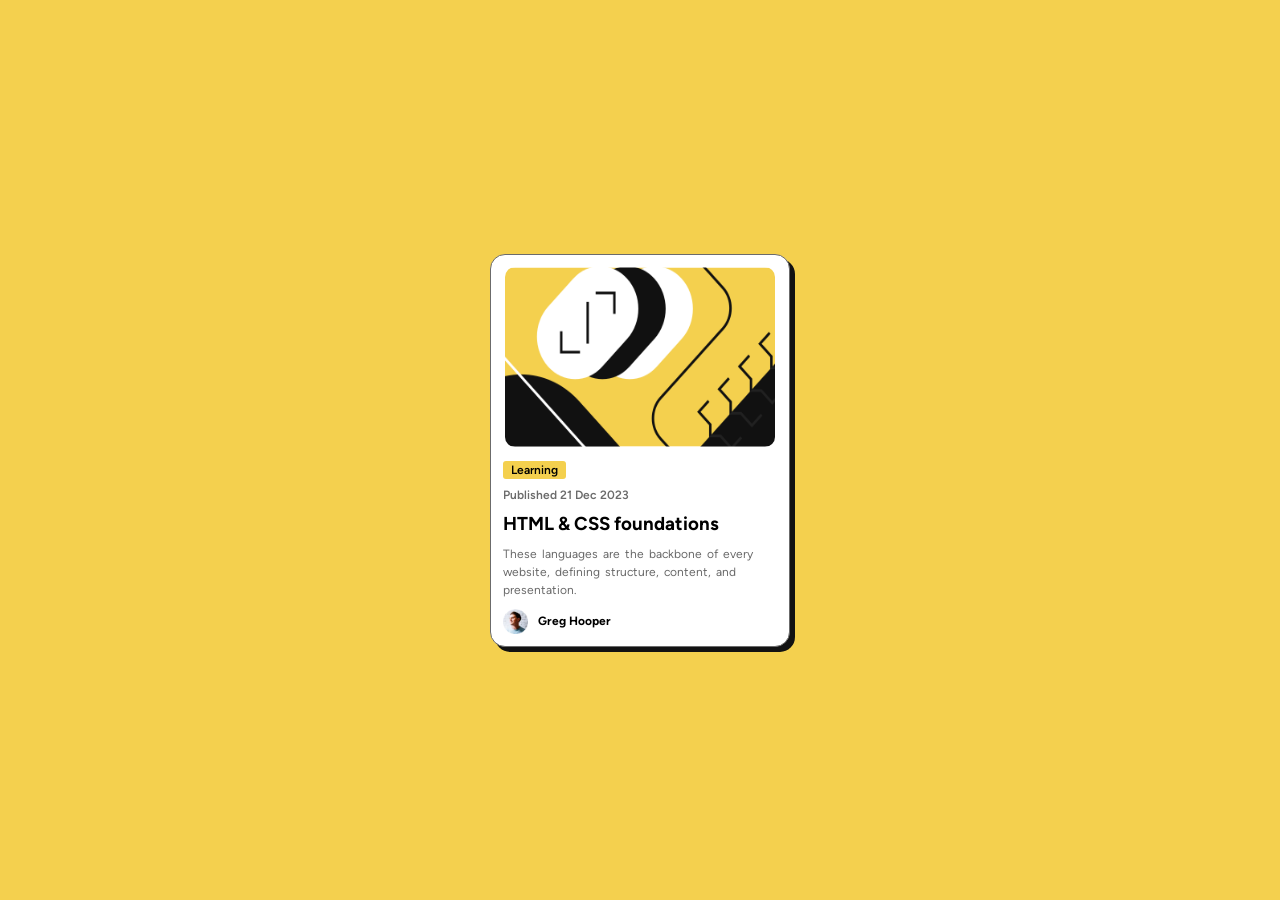
<file: blog/index.html>
<!DOCTYPE html>
<html lang="en">
<head>
  <meta charset="UTF-8">
  <meta name="viewport" content="width=device-width, initial-scale=1.0"> <!-- displays site properly based on user's device -->

  <link rel="icon" type="image/png" sizes="32x32" href="./assets/images/Rectangle 1 (1).png">
  
  <title>Frontend Mentor | Blog preview card</title>
  <link rel="stylesheet" href="style.css">
  
</head>
<body>
  <main>
    <section class="container">
      <div class="container1">
        <img src="./assets/images/illustration-article.png" alt="" class="con-img">
      </div>
      <div class="content">
        <p class="learn">Learning</p>
        <p class="publish">Published 21 Dec 2023</p>
        <h3>HTML & CSS foundations</h3>
        <p class="lan">These languages are the backbone of every website, defining structure, content, and presentation.</p>
        <div class="avator">
          <img src="./assets/images/image-avatar.webp" alt="">
          <h5>Greg Hooper</h5>
        </div>
        
      </div>
    </section>
  </main>
  <!-- -->

  <!--  -->

  <!-- HTML & CSS foundations -->

  <!--  -->

  <!--  -->
  
  <footer class="attribution">
    Challenge by <a href="https://www.frontendmentor.io?ref=challenge">Frontend Mentor</a>. 
    Coded by <a href="#">Shri Harini J</a>.
  </footer>
</body>
</html>
</file>
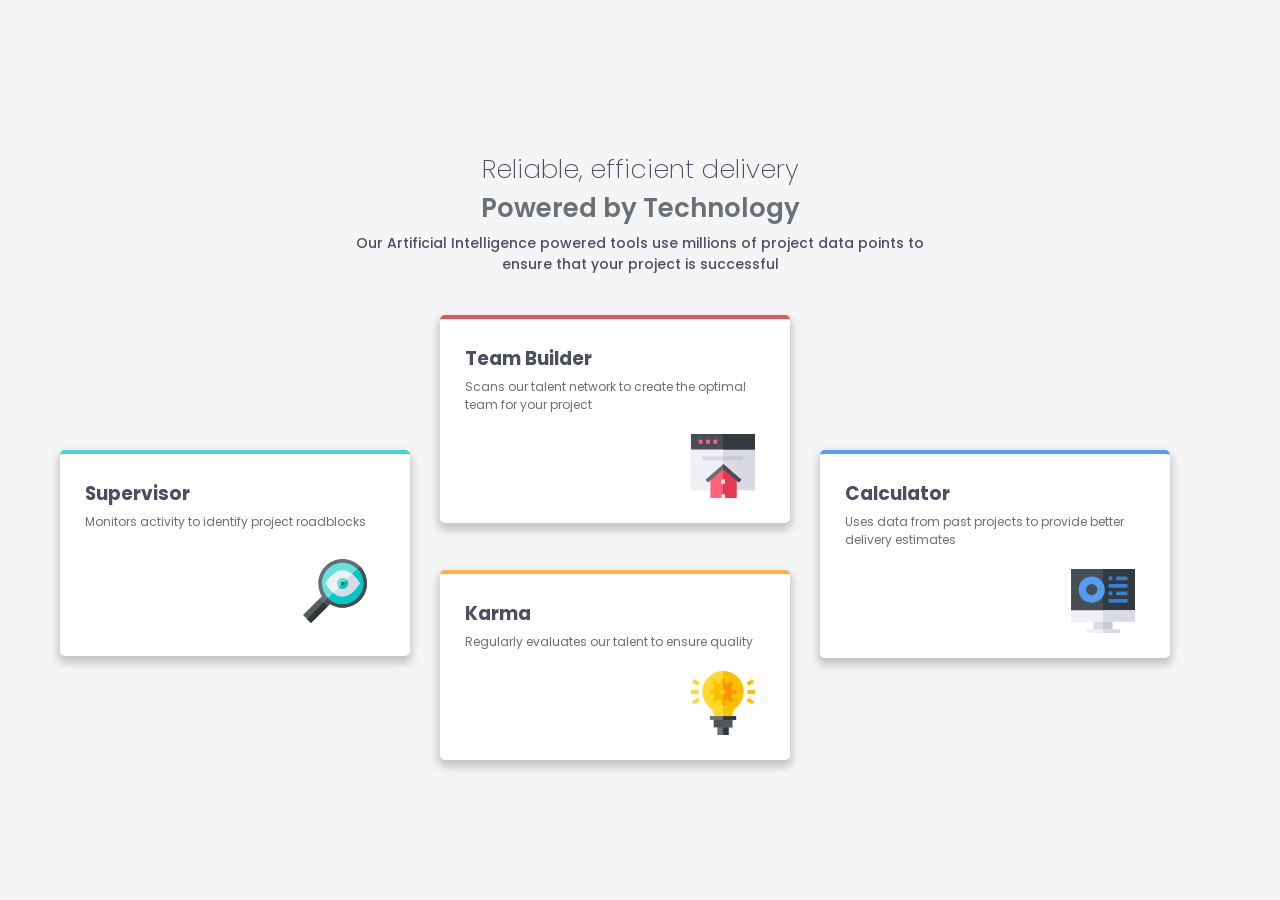
<file: four-card/index.html>
<!doctype html>
<html lang="en">
  <head>
    <meta charset="UTF-8" />
    <meta name="viewport" content="width=device-width, initial-scale=1.0" />
    <!-- displays site properly based on user's device -->
  
    <link
      rel="icon"
      type="image/png"
      sizes="32x32"
      href="./images/Rectangle 1 (1).png"
    />

    <title>Four card feature section</title>
    <link rel="preconnect" href="https://fonts.googleapis.com" />
    <link rel="preconnect" href="https://fonts.gstatic.com" crossorigin />
    <link
      href="https://fonts.googleapis.com/css2?family=Poppins:wght@100;200;300;400;500;600;700&display=swap"
      rel="stylesheet"
    />
    <link rel="stylesheet" href="style.css">
  </head>
  <body>
    <main>
      <div class="content">
          <p class="c1">Reliable, efficient delivery</p>
          <p class="c2">Powered by Technology</p>
          <p class="c3">Our Artificial Intelligence powered tools use millions of project data points 
  to ensure that your project is successful</p>
      </div>
      <div class="container">
        <div class="small-container sm1">
          <h3>Supervisor</h3>
          <p>Monitors activity to identify project roadblocks</p>
          <span class="svg svg1"><img src="./images/icon-supervisor.svg" alt=""></span>
        </div>
        <div class="small-container sm2">
          <h3>Team Builder</h3>
          <p>Scans our talent network to create the optimal team for your project</p>
          <span class="svg"><img src="./images/icon-team-builder.svg" alt=""></span>
        </div>
        <div class="small-container sm3">
          <h3>Karma</h3>
          <p>Regularly evaluates our talent to ensure quality</p>
          <span class="svg"><img src="./images/icon-karma.svg" alt=""></span>
        </div>
        <div class="small-container sm4">
          <h3>Calculator</h3>
          <p>Uses data from past projects to provide better delivery estimates</p>
          <span class="svg"><img src="./images/icon-calculator.svg" alt=""></span>
        </div>
      </div>
    </main>
    <!-- Reliable, efficient delivery
  Powered by Technology

  Our Artificial Intelligence powered tools use millions of project data points 
  to ensure that your project is successful

  Supervisor
  Monitors activity to identify project roadblocks

  Team Builder
  Scans our talent network to create the optimal team for your project

  Karma
  Regularly evaluates our talent to ensure quality

  Calculator
  Uses data from past projects to provide better delivery estimates -->
  </body>
</html>
</file>
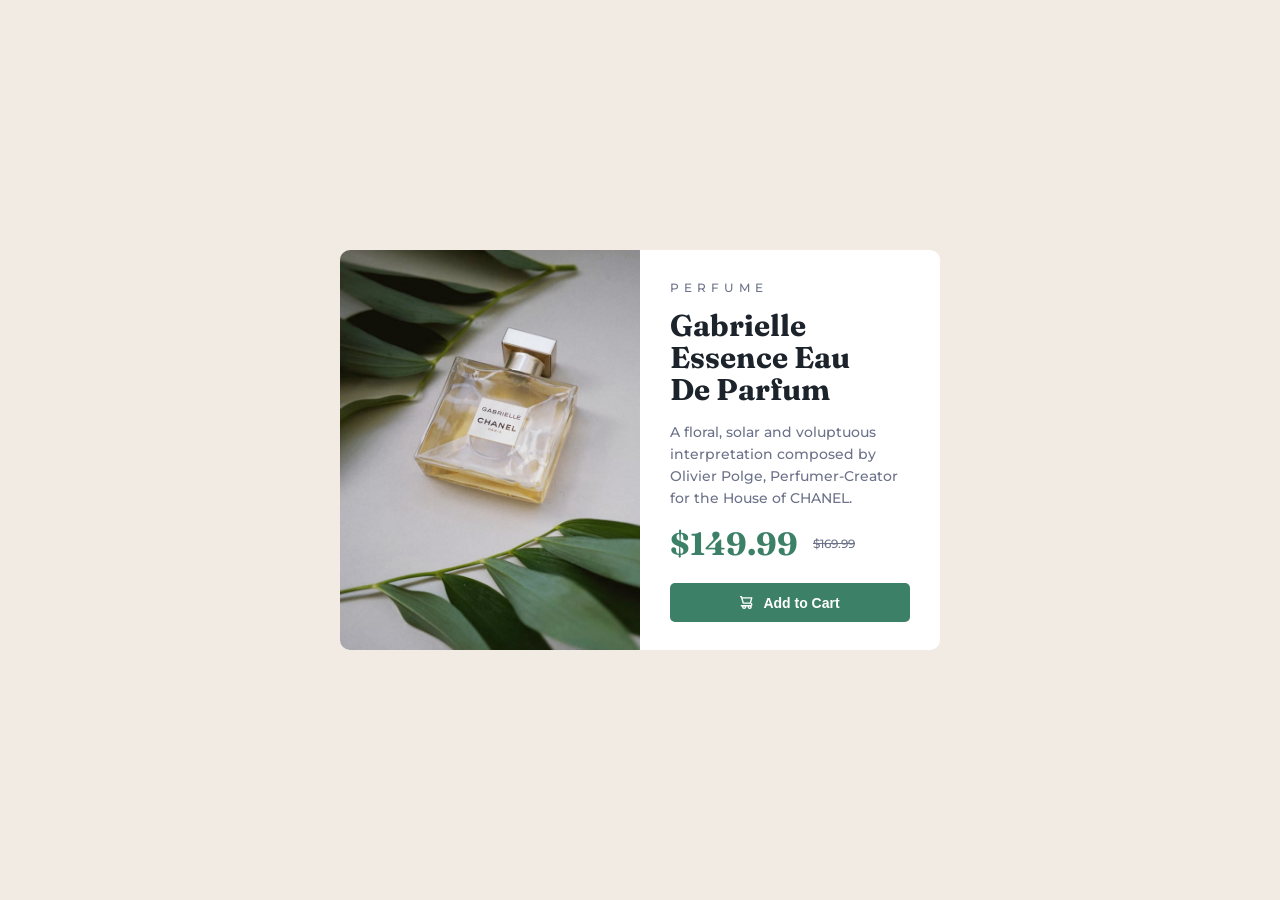
<file: product-preview-card/index.html>
<!doctype html>
<html lang="en">
  <head>
    <meta charset="UTF-8" />
    <meta name="viewport" content="width=device-width, initial-scale=1.0" />
    <!-- displays site properly based on user's device -->

    <link
      rel="icon"
      type="image/png"
      sizes="32x32"
      href="./images/Rectangle 1 (1).png"
    />
    <link rel="stylesheet" href="style.css">
    <title>Product preview card component</title>
    <link rel="preconnect" href="https://fonts.googleapis.com">
<link rel="preconnect" href="https://fonts.gstatic.com" crossorigin>

<link href="https://fonts.googleapis.com/css2?family=Fraunces:opsz,wght@9..144,400;9..144,700&family=Montserrat:wght@400;500;700&display=swap" rel="stylesheet">
  </head>
  <body>
    <div class="container">
      <div class="left-side">
        <img src="./images/image-product-desktop.jpg" alt="" class="perfume"/>
      </div>
      <div class="right-side">
        <p class="perfume-1">Perfume</p>
        <h2 class="perfume-2">Gabrielle Essence Eau De Parfum</h2>
        <p class="perfume-3">
          A floral, solar and voluptuous interpretation composed by Olivier
          Polge, Perfumer-Creator for the House of CHANEL.
        </p>
        <div class="price">
          <h1 class="price-1">$149.99</h1>
          <p class="price-2">$169.99</p>
          
        </div>
        <button class="btn">
          <div class="cart"><img src="./images/icon-cart.svg" alt=""></div>
          <p class="cart-text">Add to Cart</p>
        </button>
      </div>
    </div>
  </body>
</html>
</file>
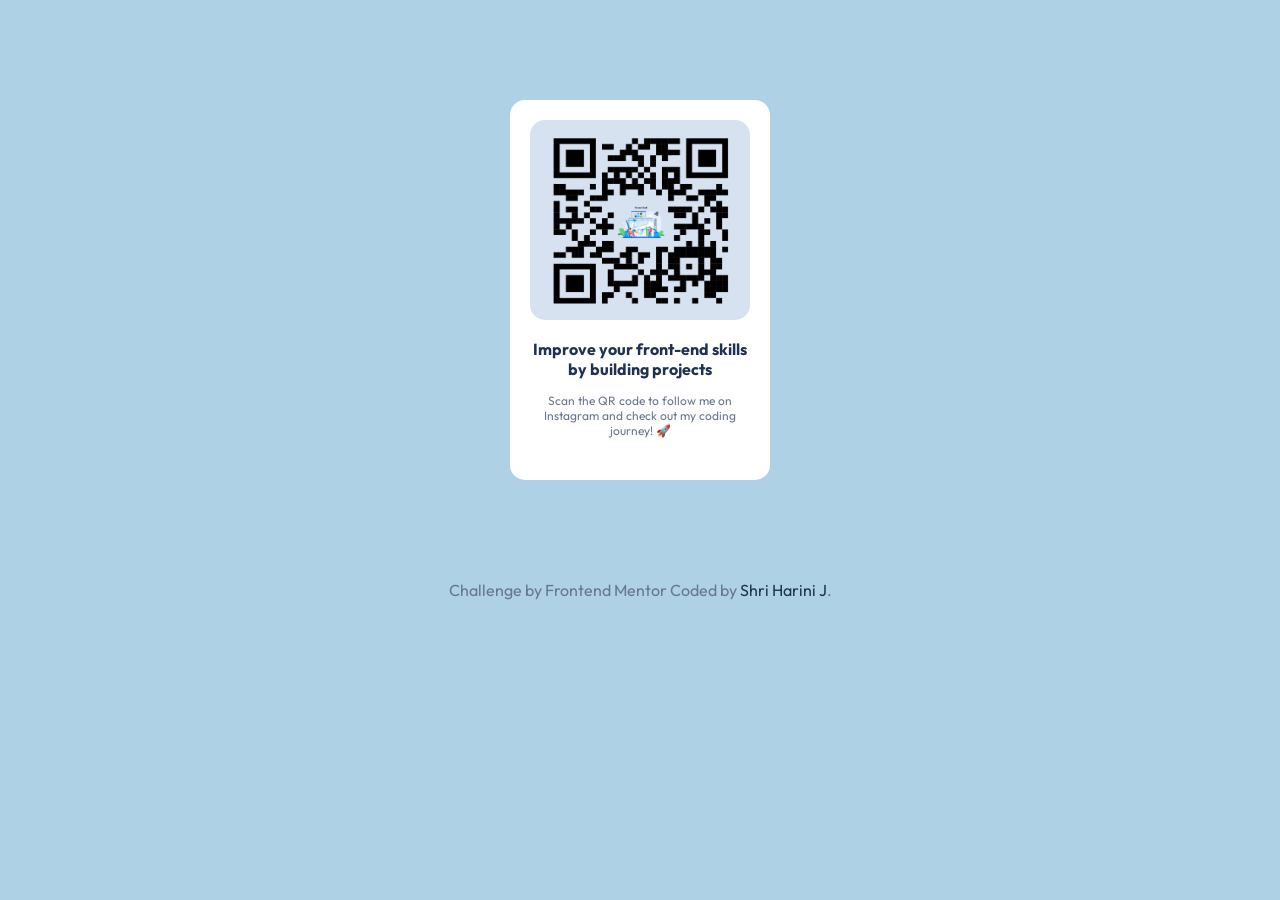
<file: qr-code/index.html>
<!DOCTYPE html>
<html lang="en">
<head>
  <meta charset="UTF-8">
  <meta name="viewport" content="width=device-width, initial-scale=1.0"> <!-- displays site properly based on user's device -->
  <link rel="icon" type="image/png" href="favicon.png">
  
  <title>QR code component</title>
  <link rel="stylesheet" href="style.css">
</head>
<body>
  <main>
    <section class="container">
      <div class="container1 con1">
        <img src="./images/qr-code-removebg-preview.png" alt="" class="qr-code">
      </div>
      <h4>Improve your front-end skills by building projects</h4>
      <p>Scan the QR code to follow me on Instagram and check out my coding journey! 🚀</p>
    </section>
  </main>
  
  
  <footer class="attribution">
    Challenge by <a href="https://www.frontendmentor.io?ref=challenge">Frontend Mentor</a>
    Coded by <a href="#"><span>Shri Harini J</span></a>.
  </footer>
</body>
</html>
</file>
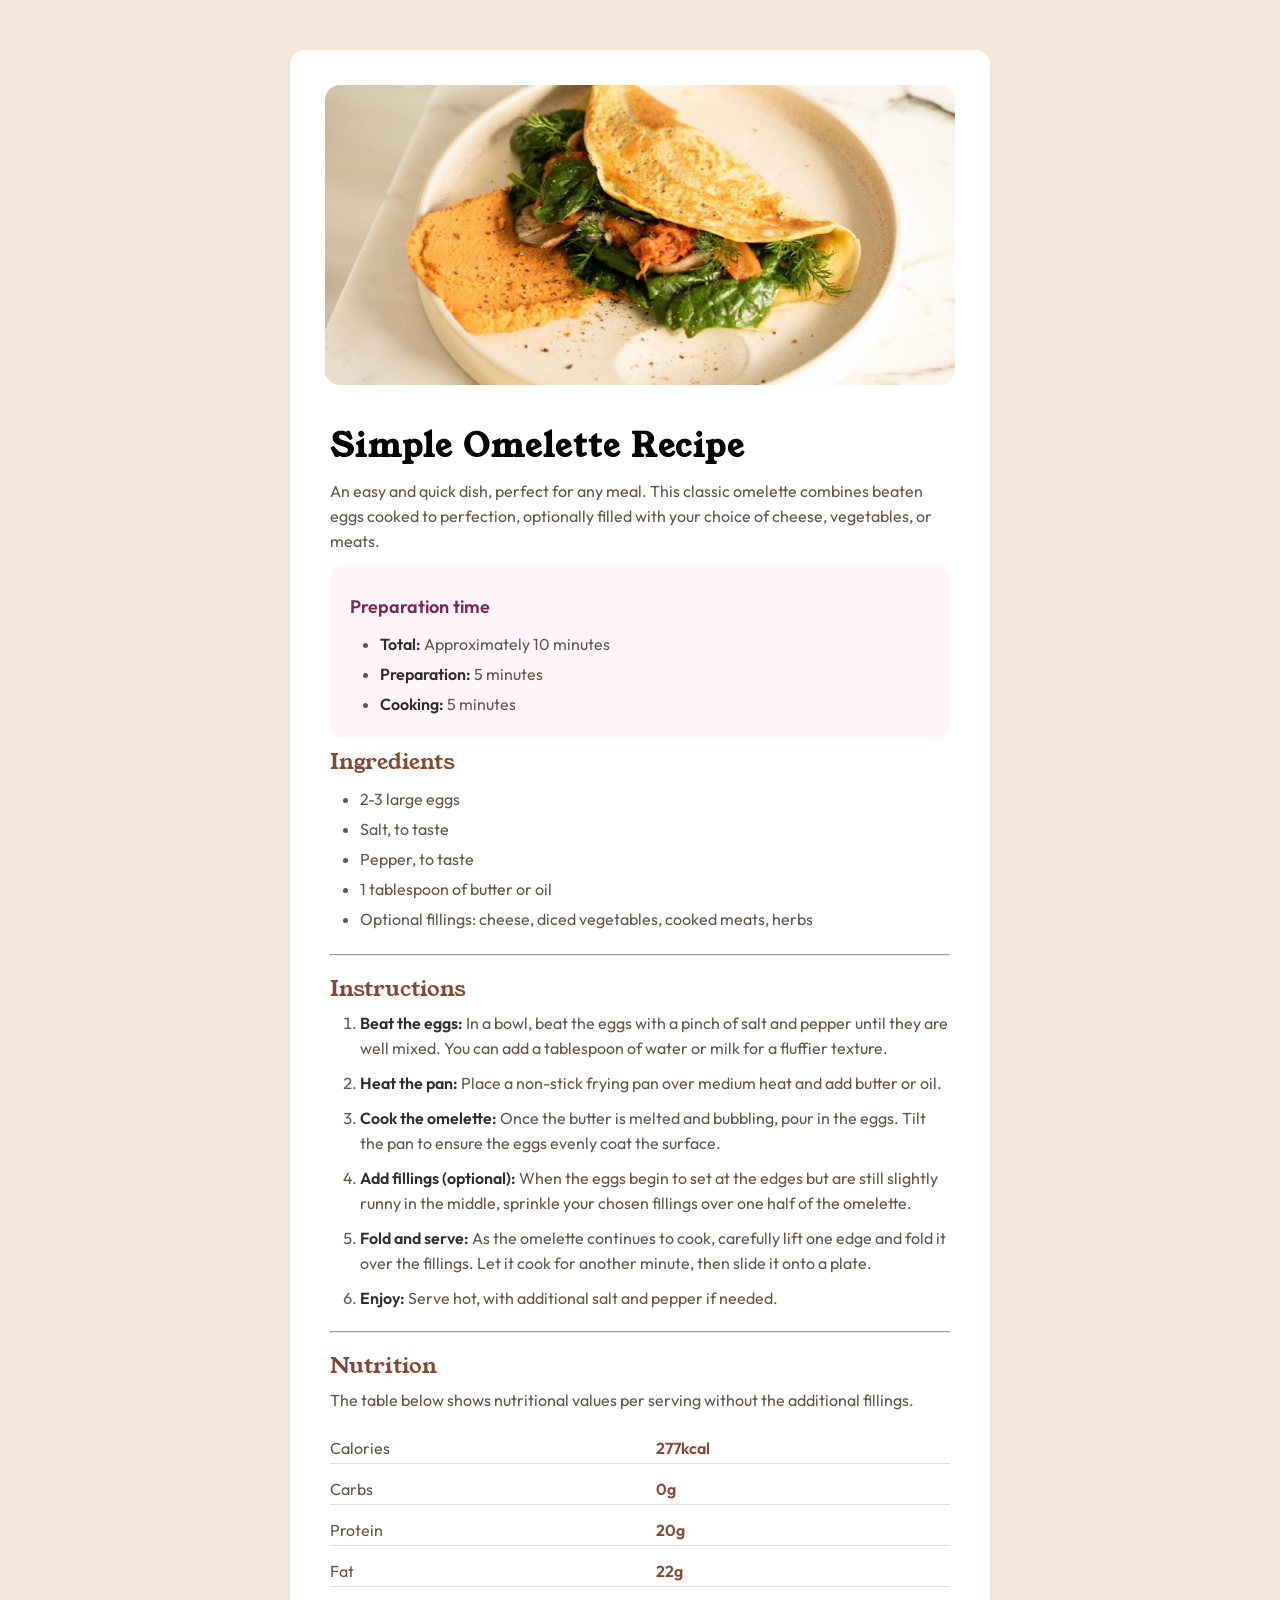
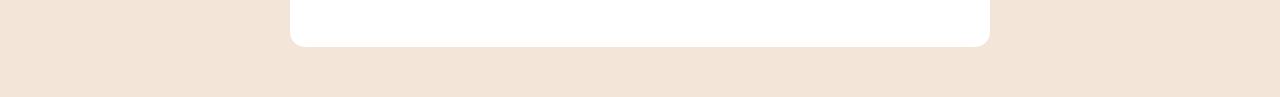
<file: recipe/index.html>
<!doctype html>
<html lang="en">
  <head>
    <meta charset="UTF-8" />
    <meta name="viewport" content="width=device-width, initial-scale=1.0" />
    <!-- displays site properly based on user's device -->

    <link
      rel="icon"
      type="image/png"
      sizes="32x32"
      href="./assets/images/Rectangle 1 (1).png"
    />
    <link rel="stylesheet" href="style.css" />
    <title>Recipe page</title>
    <link rel="preconnect" href="https://fonts.googleapis.com" />
    <link rel="preconnect" href="https://fonts.gstatic.com" crossorigin />
    <link
      href="https://fonts.googleapis.com/css2?family=Outfit:wght@100..900&family=Young+Serif&display=swap"
      rel="stylesheet"
    />
  </head>
  <body>
    <div class="container">
      <div class="recipe-img">
        <img src="./assets/images/image-omelette.jpeg" alt="" />
      </div>
      <div class="container1">
        <div class="recipe-content">
          <h1 class="head head3">Simple Omelette Recipe</h1>
          <p class="p1">
            An easy and quick dish, perfect for any meal. This classic omelette
            combines beaten eggs cooked to perfection, optionally filled with
            your choice of cheese, vegetables, or meats.
          </p>

          <div class="recipe-content-container1">
            <p class="head2">Preparation time</p>
            <ul>
              <li><span>Total: </span>Approximately 10 minutes</li>
              <li><span>Preparation: </span>5 minutes</li>
              <li><span>Cooking: </span>5 minutes</li>
            </ul>
          </div>
        </div>
        <p class="head head1">Ingredients</p>
        <ul>
          <li>2-3 large eggs</li>
          <li>Salt, to taste</li>
          <li>Pepper, to taste</li>
          <li>1 tablespoon of butter or oil</li>
          <li>
            Optional fillings: cheese, diced vegetables, cooked meats, herbs
          </li>
        </ul>
        <hr />
        <p class="head head1">Instructions</p>
        <ol>
          <li>
            <span>Beat the eggs:</span> In a bowl, beat the eggs with a pinch of salt and
            pepper until they are well mixed. You can add a tablespoon of water
            or milk for a fluffier texture.
          </li>
          <li>
            <span>Heat the pan:</span> Place a non-stick frying pan over medium heat and add
            butter or oil.
          </li>
          <li>
            <span>Cook the omelette:</span> Once the butter is melted and bubbling, pour in
            the eggs. Tilt the pan to ensure the eggs evenly coat the surface.
          </li>
          <li>
            <span>Add fillings (optional):</span> When the eggs begin to set at the edges but
            are still slightly runny in the middle, sprinkle your chosen
            fillings over one half of the omelette.
          </li>
          <li>
            <span>Fold and serve:</span> As the omelette continues to cook, carefully lift
            one edge and fold it over the fillings. Let it cook for another
            minute, then slide it onto a plate.
          </li>
          <li><span>Enjoy:</span> Serve hot, with additional salt and pepper if needed.</li>
        </ol>

        <hr />
        <p class="head head1">Nutrition</p>
        <p>
          The table below shows nutritional values per serving without the
          additional fillings.
        </p>
        <table>
          <tr>
            <td>Calories</td>
            <td class="t00">277kcal</td>
          </tr>
          <tr>
            <td>Carbs</td>
            <td class="t00">0g</td>
          </tr>
          <tr>
            <td>Protein</td>
            <td class="t00">20g</td>
          </tr>
          <tr>
            <td>Fat</td>
            <td class="t00">22g</td>
          </tr>
        </table>
      </div>
    </div>
  </body>
</html>
</file>
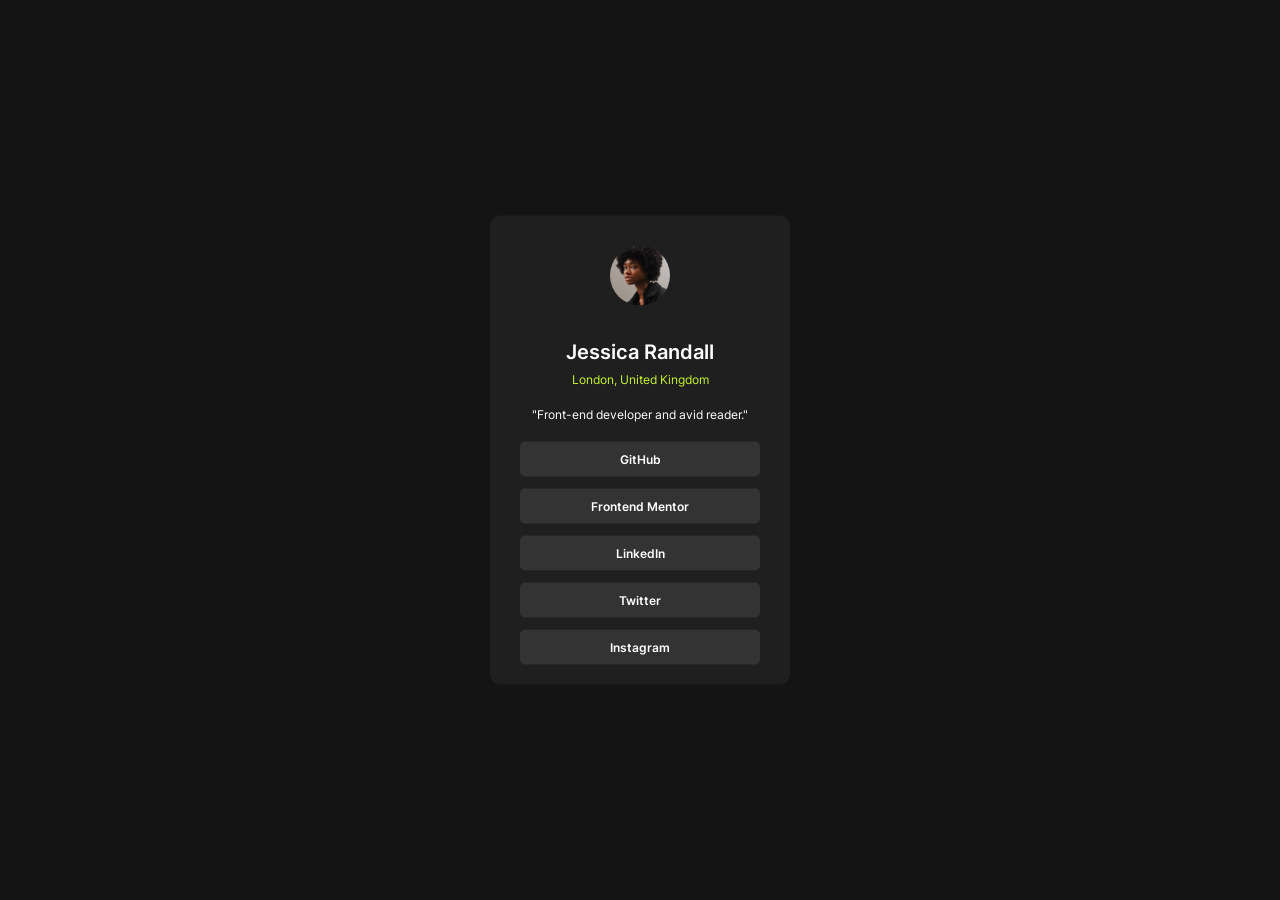
<file: social-media/index.html>
<!DOCTYPE html>
<html lang="en">
<head>
  <meta charset="UTF-8">
  <meta name="viewport" content="width=device-width, initial-scale=1.0"> <!-- displays site properly based on user's device -->

  <link rel="icon" type="image/png" sizes="32x32" href="./assets/images/Rectangle 1 (1).png">
  <link rel="stylesheet" href="style.css">
  <title>Social links profile</title>

  
</head>
<body>
  <div class="container">
    <img src="./assets/images/avatar-jessica.jpeg" alt="" class="avator">
    <p class="ava-name">Jessica Randall</p>
    <p class="ava-place">London, United Kingdom</p>
    <p class="ava-course">"Front-end developer and avid reader."</p>
    <div class="container2">
      <p>GitHub</p>
      <p>Frontend Mentor</p>
      <p>LinkedIn</p>
      <p>Twitter</p>
      <p>Instagram</p>
    </div>
  </div>
  <!-- <footer class="attribution">
    Challenge by <a href="https://www.frontendmentor.io?ref=challenge">Frontend Mentor</a>. 
    Coded by <a href="#">Shri Harini J</a>.
  </footer> -->
</body>
</html>
</file>
<file: blog/style.css>
*{
    margin: 0;
    padding: 0;
    box-sizing: border-box;
}

:root{
    --Yellow: hsl(47, 88%, 63%);

    --White: hsl(0, 0%, 100%);

    --Gray-500: hsl(0, 0%, 42%);
    --Gray-950: hsl(0, 0%, 7%);
}

@font-face {
    font-family: "Figtree";
    src: url(./assets/fonts/Figtree-VariableFont_wght.ttf);
    font-weight: 100 900;
    font-style: normal;
}

body{
    min-height: 100vh;
    background-color: var(--Yellow);
    display: flex;
    align-items: center;
    justify-content: center;
    font-family: "Figtree",sans-serif;
}

.container{
    height: auto;
    width: 300px;
    background-color: var(--White);
    margin-inline: auto;
    border-radius: 15px;
    border: 1px solid var(--Gray-500);
    box-shadow: 5px 5px 0px 0px var(--Gray-950);
}
footer{
    display: none;
}
.container1{
    margin-top: 12px;
    display: flex;
    justify-content: center;
}
.container1 .con-img{
    border-radius: 10px;
    height: 180px;
    width: 270px;
}
.content{
    margin: 12px;
}
.learn{
    border-radius: 3px;
    display: inline;
    background-color: var(--Yellow);
    padding: 2px 8px;
    font-size: 12px;
    font-weight: 600;
}
.publish{
    margin-block: 10px;
    font-size: 12px;
    font-weight: 600;
    color: var(--Gray-500);
}
h3{
    margin-bottom: 10px;
}
.lan{
    font-size: 12px;
    line-height: 18px;
    max-width: 260px;
    word-spacing: 2px;
    color: var(--Gray-500);
    margin-bottom: 10px;
}
.avator{
    position: relative;
    display: flex;
    gap: 10px;
    margin-block: 5px;
}
.avator img{
    height: 25px;
    width: 25px;
}
.avator h5{
    position: absolute;
    top: 5px;
    left: 35px;
    font-size: 12px;
}
h3:hover{
    color: var(--Yellow);
    cursor: pointer;
    transition: 0.5s ease;
}
</file>
<file: four-card/style.css>
:root {
  --red: hsl(0, 78%, 62%);
  --cyan: hsl(180, 62%, 55%);
  --orange: hsl(34, 97%, 64%);
  --blue: hsl(212, 86%, 64%);
  --Grey-500: hsl(234, 12%, 34%);
  --Grey-400: hsl(212, 6%, 44%);
  --White: hsl(0, 0%, 100%);
   --Cream: hsl(30, 38%, 92%);
}
*{
    margin: 0;
    padding: 0;
    box-sizing: border-box;
    font-family: 'Poppins',sans-serif;
}
body{
    background-color: whitesmoke
}
main{
    top: 50%;
    left: 50%;
    transform: translate(-50%,-50%);
    position: absolute;
} 
.content {
    position: absolute;
    top: -300px;
    left: 50%;
    transform: translateX(-50%);
    color: var(--Grey-500);
    text-align: center;
    width: 600px;
}
.content .c1{
    font-size: 26px;
    font-weight: 200;
}
.c2{
    color: var(--Grey-400);
    font-size: 26px;
    font-weight: 600;
}
.c3{
    font-size: 14px;
    font-weight: 500;
    margin-top: 5px;
    max-width: 600px;
    margin-inline: auto;
}
.container{
    position: relative;
    display: flex;
}
.small-container{
    padding: 25px;
    background-color: red;
    height: auto;
    width: 350px;
    border-radius: 5px;
    box-shadow: 0 5px 8px 2px rgba(0,0,0,0.2);
}
.small-container h3{
    color: var(--Grey-500);
}
.small-container p{
    margin-top: 5px;
    color: var(--Grey-400);
    font-size: 12px;
}
.sm1,.sm2,.sm3,.sm4{
    background-color: purple;
    position: absolute;
}
.sm1{
    background-color: var(--White);
    right: 230px;
    border-top: 4px solid var(--cyan);
}
.sm2{
    border-top: 4px solid var(--red);
    background-color: var(--White);
    top: -135px;
    left:-200px
}
.svg1{
    padding: 8px;
}
.sm3{
    background-color: var(--White);
    border-top: 4px solid var(--orange);
    top: 120px;
    left:-200px
}
.sm4{
    
    left: 180px;
    border-top: 4px solid var(--blue);
    background-color: var(--White);
}
.svg{
    margin-right: 10px;
    margin-top:20px;
    display: flex;
    justify-content: flex-end;
    align-items: flex-end;
    text-align: flex-end;
}
@media (max-width: 768px) {
    .content{
        top: 220px;
    }
   .container{
    padding-bottom: 100px;
    top: 330px;
    position: relative;
    display: block;
   } 
   .c3{
    max-width: 500px;
   }
   .small-container{
    margin-top: 40px;
    position: static;
    width: 500px;
   }
   
}
@media (max-width: 480px){
    .content{
        top: 150px;
        
    }
    .c3{
        max-width: 350px;
    }
    .container{
        top: 300px;
    }
    .small-container{
        width: 400px;
    }
}
</file>
<file: product-preview-card/style.css>
* {
  margin: 0;
  padding: 0;
  box-sizing: border-box;
}

:root {
  --Green-500: hsl(158, 36%, 37%);
  --Green-700: hsl(158, 42%, 18%);

  --Black: hsl(212, 21%, 14%);
  --Grey: hsl(228, 12%, 48%);
  --Cream: hsl(30, 38%, 92%);
  --White: hsl(0, 0%, 100%);
}

body{
    background-color:var(--Cream);
}

.container {
  position: absolute;
  top: 50%;
  left: 50%;
  transform: translate(-50%, -50%);
  display: flex;
  background-color: white;
  width: 600px;
  height: 400px;
  border-radius: 10px;
}
img {
    width: 300px;
    height: 400px;
}
.perfume {
  border-top-left-radius: 10px;
  border-bottom-left-radius: 10px;
}
.right-side{
    margin: 30px;
    width: 300px;
    height: 400px;
}
.perfume-1{
    font-family:'Montserrat',sans-serif ;
    letter-spacing: 5px;
    text-transform: uppercase;
    color: var(--Grey);
    font-size: 12px;
    font-weight: 500;
}
.perfume-2{
    max-width: 200px;
    margin-block: 15px;
    font-family: 'Fraunces',sans-serif;
    font-weight: 700;
    font-size: 30px;
    line-height: 32px;
    color: var(--Black);
}
.perfume-3{
    font-family: 'Montserrat',sans-serif ;
    color: var(--Grey);
    font-size: 14px;
    line-height: 22px;
    font-weight: 500;
}
.price{
    margin-block: 5px;
    display: flex;
    align-items: center;
}
.price-1{
    margin-block: 10px;
    font-family: 'Fraunces',sans-serif;
    font-weight: 700;
    color: var(--Green-500);
    font-size: 32px;
}
.price-2{
    margin-left: 15px;
    font-size: 12px;
    font-family: 'Montserrat',sans-serif ;
    text-decoration: line-through;
    color: var(--Grey);
    font-weight: 500;
    
}
.btn{
    width: 100%;
    margin-block: 10px;
    padding-block: 10px;
    border: none;
    background-color: var(--Green-500);
    color: white;
    border-radius: 5px;
    font-weight: 600;
    font-size: 14px;
    display: flex;
    align-items: center;
    text-align: center;
    justify-content: center;
    transition: 0.5s linear;
}
.btn .cart img{
    width: 13px;
    height: 13px;
    margin-top: 3px;  
    margin-right: 10px;
}
.btn:hover{
    background-color: var(--Green-700);
}
@media (max-width:480px) {
    
    .container{
        padding-bottom: 20px;
        margin-inline: auto;
        margin-top: 100px;
        margin-bottom: 100px;
        display: block;
        width: 300px;
        height: auto;
        transform: none;
        position: static;
    }
    .perfume-3{
        max-width: 250px;
        font-size: 12px;
    }
    .btn{
        width: 100%;

    }
    .right-side{
        height: auto;
        width: auto;
    }
}
</file>
<file: qr-code/style.css>
@import url('https://fonts.googleapis.com/css2?family=Dancing+Script:wght@400..700&family=Google+Sans:ital,opsz,wght@0,17..18,400..700;1,17..18,400..700&family=Great+Vibes&family=Lato:ital,wght@0,100;0,300;0,400;0,700;0,900;1,100;1,300;1,400;1,700;1,900&family=Outfit:wght@100..900&family=Playfair:ital,opsz,wght@0,5..1200,300..900;1,5..1200,300..900&display=swap');


:root{
    --White: hsl(0, 0%, 100%);
    --slate-bg:#d6e1f0;
    --Slate-300: hsl(212, 45%, 89%);
    --Slate-500: hsl(216, 15%, 48%);
    --Slate-900: hsl(218, 44%, 22%);
}

*{
    text-decoration: none;
    margin: 0;
    padding: 0;
    box-sizing: border-box;
}
a{
    color: var(--Slate-500);
}
span{
    color: var(--Slate-900);
}
body{
    background-color: #aed1e5;
}
.container{
    margin-inline: auto;
    margin-block: 100px;
    width: 260px;
    height: 380px;
    background-color: var(--White);
    border-radius: 15px;
    position: relative;
}
.container1{
    position: absolute;
    margin-block: 20px;
    width: 220px;
    height: 200px;
    background-color: var(--Slate-300);
    margin-inline: 20px;
    border-radius: 15px;
    font-family: 'Outfit',sans-serif;
}

.qr-code{
    width: 190px;
    height: 180px;
    margin-inline: 15px;
    margin-block: 10px;
    
}

.container h4{
    top: 63%;
    margin-inline: 20px;
    text-align: center;
    position: absolute;
    font-family: 'Outfit',sans-serif;
    color: var(--Slate-900);
}
.container p{
    top: 77%;
    position: absolute;
    font-family: 'Outfit',sans-serif;
    color: var(--Slate-500);
    margin-inline: 20px;
    font-size: 12px;
    text-align: center;
}
footer{
    font-family: 'Outfit',sans-serif;
    color: var(--Slate-500);
    justify-content: center;
    align-items: center;
    text-align: center;
}

@media (max-width:480px){
    footer{
        margin-inline: 50px;
    }
}
</file>
<file: recipe/style.css>
* {
  margin: 0;
  padding: 0;
  box-sizing: border-box;
}
:root {
  --White: hsl(0, 0%, 100%);
  --Stone-100: hsl(30, 54%, 90%);
  --Stone-150: hsl(30, 18%, 87%);
  --Stone-600: hsl(30, 10%, 34%);
  --Stone-900: hsl(24, 5%, 18%);
  --Brown-800: hsl(14, 45%, 36%);
  --Rose-800: hsl(332, 51%, 32%);
  --Rose-50: hsl(330, 100%, 98%);
}
body{
    background-color: var(--Stone-100);
    display: flex;
    justify-content: center;
}

.container{
    
    border-radius: 15px;
    margin-block: 50px;

    background-color: var(--White);
    height:auto;
    width: 700px;
}
.container1{
    margin-inline: 40px;
}
.recipe-img img{
    border-radius: 15px;
    top: 0;
    margin: 35px;
    height: 300px;
    width: 630px;
}
p{
    font-family: 'Outfit',sans-serif;
    margin-block: 10px;
    line-height: 25px;
    color: var(--Stone-600);
}
.head2{
    color: var(--Rose-800);
    font-size: 18px;
    font-weight: 600;
    font-family: 'Outfit',sans-serif;
}
.head{
    font-family: 'Young Serif',sans-serif;
}
.head1{
    color: var(--Brown-800);
    font-size: 22px;
    font-weight: 500;
    margin-bottom: 10px;
}
.head3{
    letter-spacing: 2px;
}
hr{
    margin-block: 20px;
}
.recipe-content-container1{
    width: 100%;
    height: auto;
    background-color: var(--Rose-50);
    padding: 20px;
    border-radius: 15px;
}
ul{
    margin-left: 30px;
    color: var(--Stone-600);
}
ul li{
    
    line-height: 30px;
    font-family: 'Outfit',sans-serif;
}
span{
    font-weight: 600;
    color: var(--Stone-900);
}
ol{
    margin-left: 30px;
    color: var(--Stone-600);
}
ol li{
    line-height: 25px;
    margin-bottom: 10px;
    font-family: 'Outfit',sans-serif;
}
table tr{
    margin: 10px;
}
table td{
    border-bottom: 1px solid var(--Stone-150);
    padding: 5px 0;
    color: var(--Stone-600);
    font-family: 'Outfit';
}
table{
    width: 100%;
    border-collapse: separate;
    border-spacing: 0 10px;
    margin-bottom: 50px;
    
}
.t00{
    color: var(--Brown-800);
    font-weight: 600;
}

@media (max-width:480px) {
    .container{
        width: 80%;
    }
    .recipe-img img{
        width: 90%;
        margin: 15px;
        
    }
    .container1{
        margin-left: 15px;
    }
    .head3{
        font-family: 'Young Serif';
        
    }
    .recipe-content-container1{
        margin-left: 12px;
    }
}
</file>
<file: social-media/style.css>
:root{
    --Green: hsl(75, 94%, 57%);
    --White: hsl(0, 0%, 100%);
    --Grey700: hsl(0, 0%, 20%);
    --Grey800: hsl(0, 0%, 12%);
    --Grey900: hsl(0, 0%, 8%);
}
*{
    margin: 0;
    padding: 0;
}
@font-face {
    font-family: "Inter";
    src: url("./assets/fonts/Inter-VariableFont_slnt\,wght.ttf") ;
}
body{
    background-color: var(--Grey900);
    color: var(--White);
    font-family: var();
    font-family: "Inter",sans-serif;
}
.container{
    position: absolute;
    border-radius: 10px;
    top: 50%;
    left: 50%;
    transform: translate(-50%,-50%);
    text-align: center;
    height: auto;
    width: 300px;
    background-color: var(--Grey800);
}
.avator{
    margin-block: 30px;
}
img{
    border-radius: 50%;
    height: 60px;
    width: 60px;
    
}

.ava-name{
    font-size: 20px;
    font-weight: 600;
}
.ava-place{
    margin-top: 8px;
    color: var(--Green);
    font-size: 12px;
}
.ava-course{
    font-size: 12px;
    margin-top: 20px;
}
.container2{
    margin-block: 20px;
}
.container2 p{
    background-color: var(--Grey700);
    margin-inline: 30px;
    margin-block: 12px;
    padding: 10px 5px;
    border-radius: 5px;
    font-size: 12px;
    font-weight: 600;
    
}
.container2 p:hover{
    background-color: var(--Green);
    transition: 0.7s linear;
    cursor: pointer;
}
</file>
